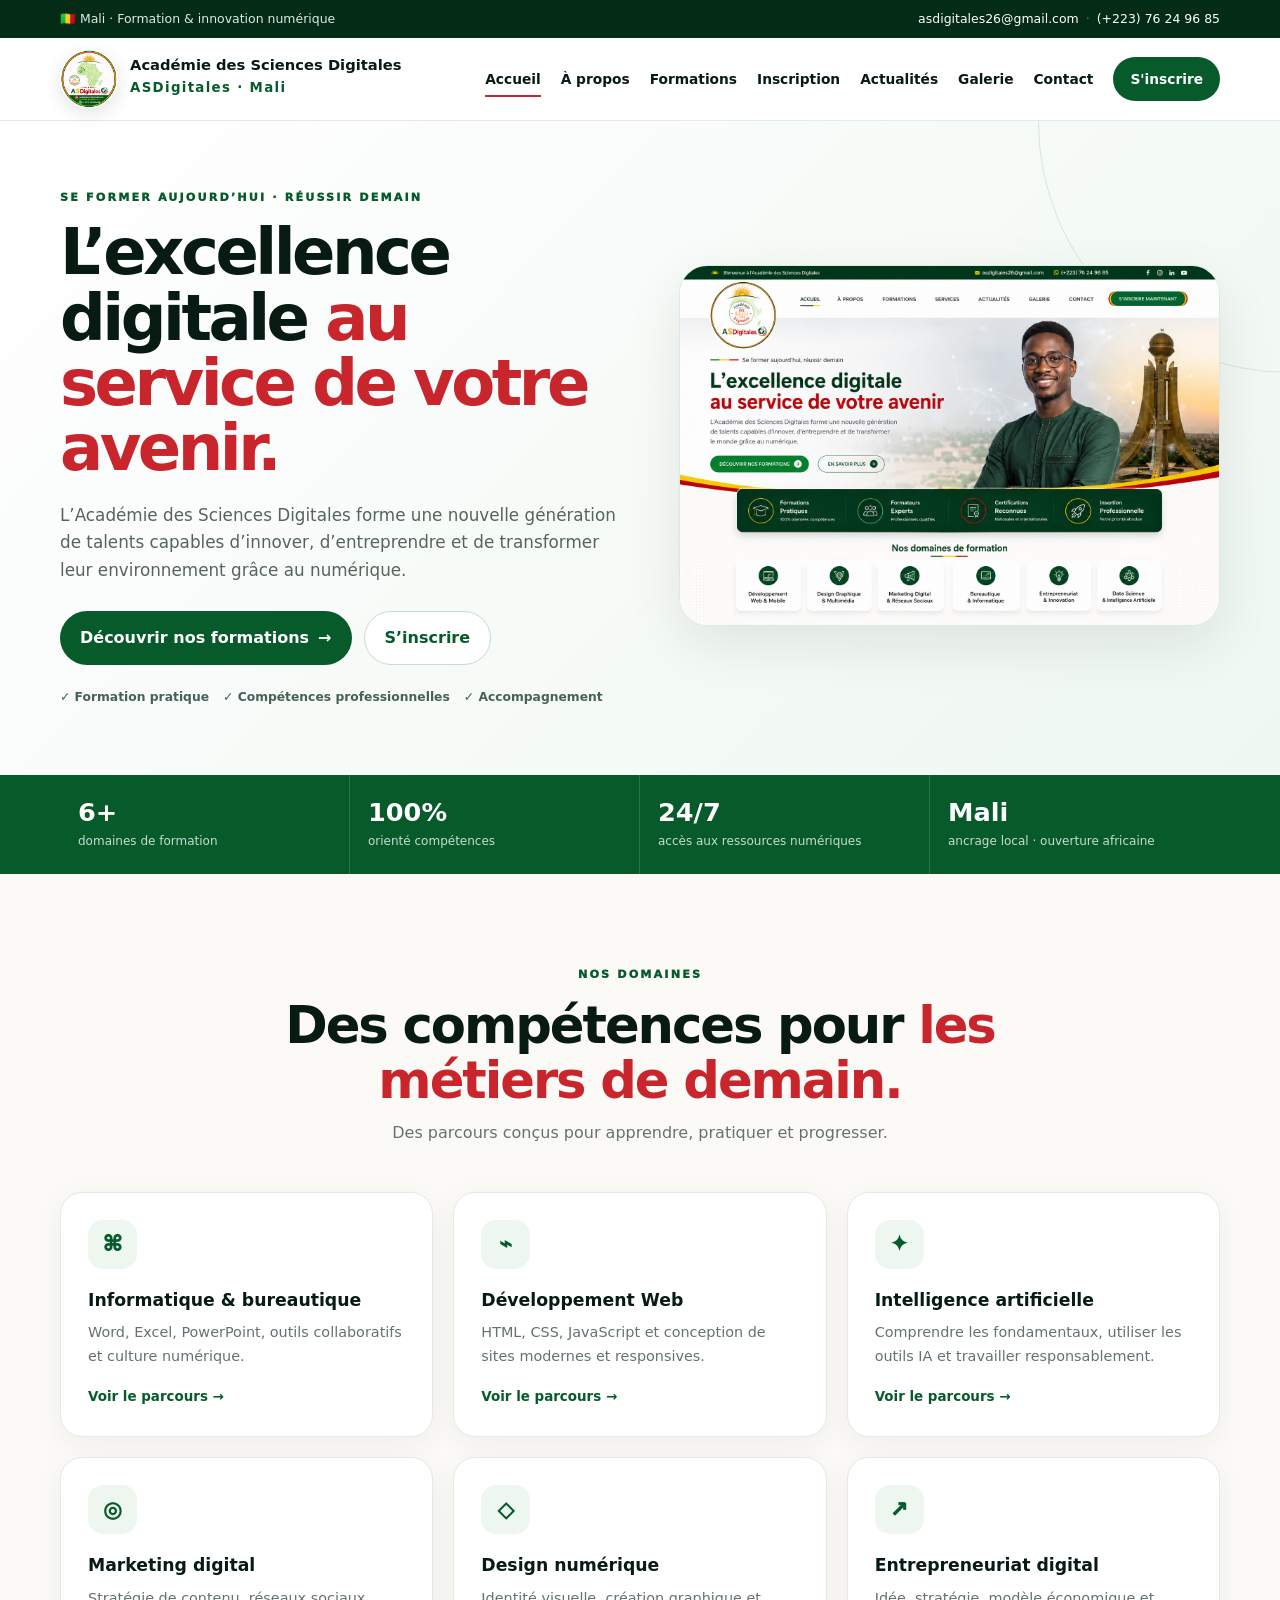
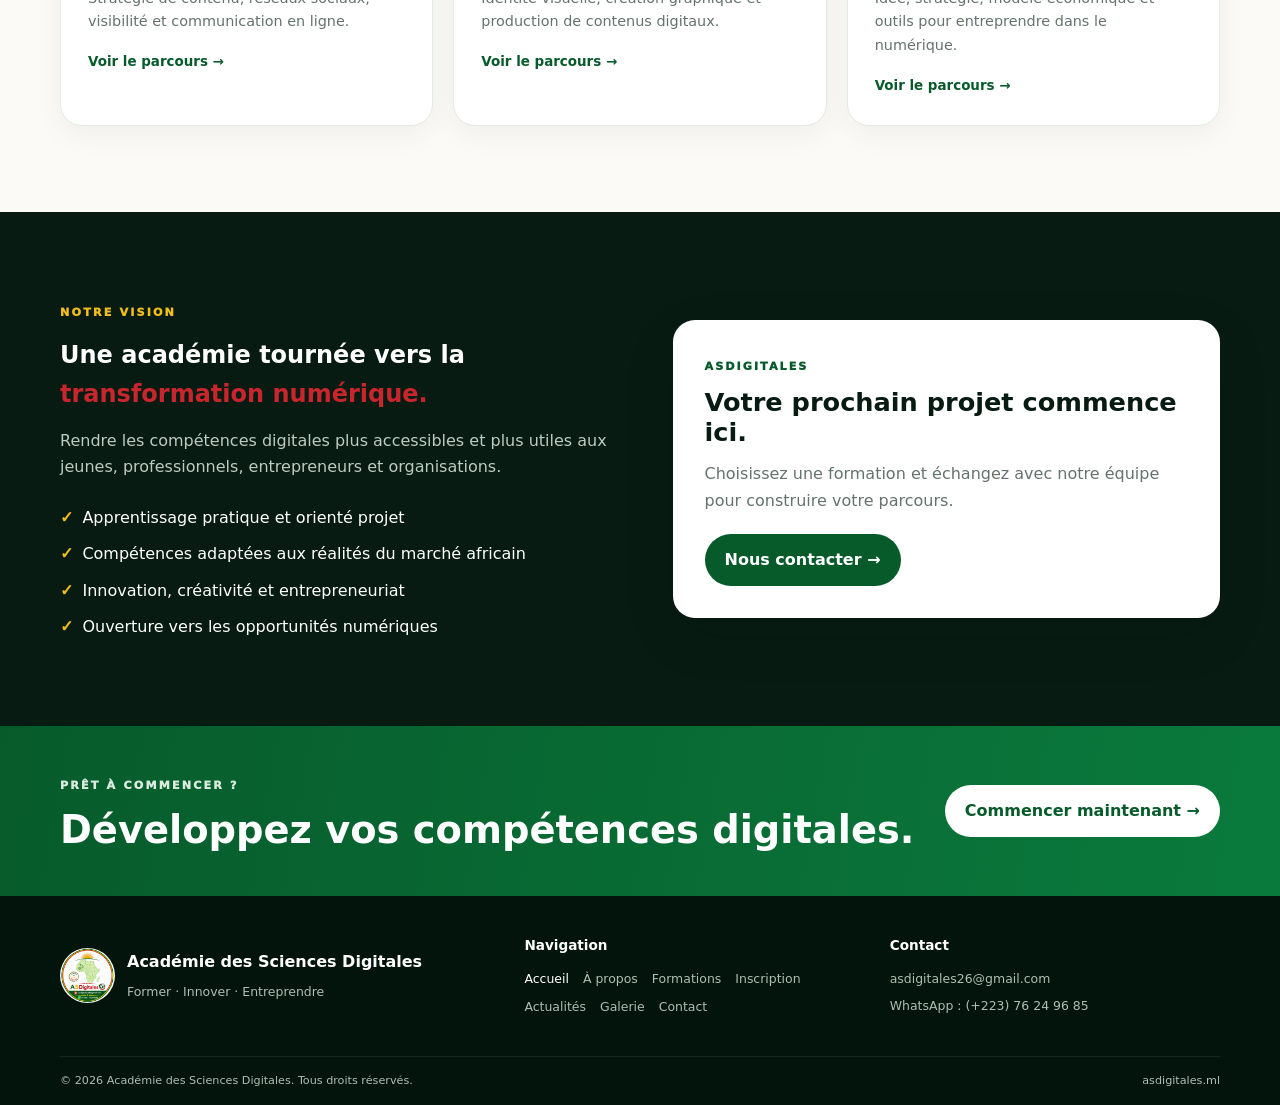
<file: index.html>
<!doctype html><html lang="fr"><head><meta charset="utf-8"><meta name="viewport" content="width=device-width,initial-scale=1"><meta name="description" content="Académie des Sciences Digitales : formations et compétences numériques au Mali et en Afrique."><meta name="robots" content="index,follow"><link rel="canonical" href="https://asdigitales.ml/"><meta name="theme-color" content="#075b2b"><meta name="color-scheme" content="light"><title>Accueil | Académie des Sciences Digitales</title><link rel="icon" type="image/png" href="logo.png"><link rel="stylesheet" href="style.css"><title>ASDigitales – Académie des Sciences Digitales</title><meta name="description" content="ASDigitales – Académie des Sciences Digitales : formations numériques, informatique et compétences digitales au Mali."><meta name="keywords" content="ASDigitales, Académie des Sciences Digitales, formation numérique au Mali, formation informatique au Mali, compétences digitales"><meta name="author" content="ASDigitales"><meta name="robots" content="index, follow"></head><body><div class="topbar"><div class="container topbar-inner"><span>🇲🇱 Mali · Formation & innovation numérique</span><div><a href="mailto:asdigitales26@gmail.com">asdigitales26@gmail.com</a><span class="sep">·</span><a href="https://wa.me/22376249685" target="_blank" rel="noopener noreferrer">(+223) 76 24 96 85</a></div></div></div>
<header class="site-header"><div class="container nav"><a class="brand" href="index.html" aria-label="Académie des Sciences Digitales - Accueil"><img src="logo.png" alt="Logo de l'Académie des Sciences Digitales"><span><strong>Académie des Sciences Digitales</strong><small>ASDigitales · Mali</small></span></a><button class="menu" type="button" aria-label="Ouvrir le menu" aria-expanded="false" aria-controls="site-menu">☰</button><nav id="site-menu" aria-label="Navigation principale"><a class="active" href="index.html">Accueil</a><a class="" href="a-propos.html">À propos</a><a class="" href="formations.html">Formations</a><a class="" href="inscription.html">Inscription</a><a class="" href="actualites.html">Actualités</a><a class="" href="galerie.html">Galerie</a><a class="" href="contact.html">Contact</a><a class="nav-cta" href="inscription.html">S'inscrire</a></nav></div></header><main><section class="hero-home"><div class="container hero-grid"><div class="hero-copy"><span class="eyebrow">SE FORMER AUJOURD’HUI · RÉUSSIR DEMAIN</span><h1>L’excellence digitale <span>au service de votre avenir.</span></h1><p>L’Académie des Sciences Digitales forme une nouvelle génération de talents capables d’innover, d’entreprendre et de transformer leur environnement grâce au numérique.</p><div class="actions"><a class="btn primary" href="formations.html">Découvrir nos formations <span>→</span></a><a class="btn outline" href="inscription.html">S’inscrire</a></div><div class="trust"><span>✓ Formation pratique</span><span>✓ Compétences professionnelles</span><span>✓ Accompagnement</span></div></div><div class="hero-visual"><img src="hero-academie.png" alt="Illustration de l'excellence digitale de l'Académie des Sciences Digitales"></div></div></section>
<section class="stats"><div class="container stats-grid"><div><strong>6+</strong><span>domaines de formation</span></div><div><strong>100%</strong><span>orienté compétences</span></div><div><strong>24/7</strong><span>accès aux ressources numériques</span></div><div><strong>Mali</strong><span>ancrage local · ouverture africaine</span></div></div></section>
<section class="section"><div class="container"><div class="section-head"><span class="eyebrow">NOS DOMAINES</span><h2>Des compétences pour <span>les métiers de demain.</span></h2><p>Des parcours conçus pour apprendre, pratiquer et progresser.</p></div><div class="cards-3"><article class="card"><div class="icon">⌘</div><h3>Informatique & bureautique</h3><p>Word, Excel, PowerPoint, outils collaboratifs et culture numérique.</p><a href="formations.html">Voir le parcours →</a></article><article class="card"><div class="icon">⌁</div><h3>Développement Web</h3><p>HTML, CSS, JavaScript et conception de sites modernes et responsives.</p><a href="formations.html">Voir le parcours →</a></article><article class="card"><div class="icon">✦</div><h3>Intelligence artificielle</h3><p>Comprendre les fondamentaux, utiliser les outils IA et travailler responsablement.</p><a href="formations.html">Voir le parcours →</a></article><article class="card"><div class="icon">◎</div><h3>Marketing digital</h3><p>Stratégie de contenu, réseaux sociaux, visibilité et communication en ligne.</p><a href="formations.html">Voir le parcours →</a></article><article class="card"><div class="icon">◇</div><h3>Design numérique</h3><p>Identité visuelle, création graphique et production de contenus digitaux.</p><a href="formations.html">Voir le parcours →</a></article><article class="card"><div class="icon">↗</div><h3>Entrepreneuriat digital</h3><p>Idée, stratégie, modèle économique et outils pour entreprendre dans le numérique.</p><a href="formations.html">Voir le parcours →</a></article></div></div></section>
<section class="section dark"><div class="container split"><div><span class="eyebrow gold-text">NOTRE VISION</span><h2>Une académie tournée vers la <span>transformation numérique.</span></h2><p>Rendre les compétences digitales plus accessibles et plus utiles aux jeunes, professionnels, entrepreneurs et organisations.</p><ul class="check"><li>Apprentissage pratique et orienté projet</li><li>Compétences adaptées aux réalités du marché africain</li><li>Innovation, créativité et entrepreneuriat</li><li>Ouverture vers les opportunités numériques</li></ul></div><div class="callout"><span class="mini-label">ASDIGITALES</span><h3>Votre prochain projet commence ici.</h3><p>Choisissez une formation et échangez avec notre équipe pour construire votre parcours.</p><a class="btn primary" href="contact.html">Nous contacter →</a></div></div></section>
<section class="cta-band"><div class="container cta-inner"><div><span class="eyebrow light">PRÊT À COMMENCER ?</span><h2>Développez vos compétences digitales.</h2></div><a class="btn white" href="inscription.html">Commencer maintenant →</a></div></section></main><footer><div class="container footer-grid"><div class="footer-brand"><img src="logo.png" alt="Logo ASDigitales"><div><strong>Académie des Sciences Digitales</strong><p>Former · Innover · Entreprendre</p></div></div><div><h3>Navigation</h3><div class="footer-links"><a class="active" href="index.html">Accueil</a><a class="" href="a-propos.html">À propos</a><a class="" href="formations.html">Formations</a><a class="" href="inscription.html">Inscription</a><a class="" href="actualites.html">Actualités</a><a class="" href="galerie.html">Galerie</a><a class="" href="contact.html">Contact</a></div></div><div><h3>Contact</h3><p><a href="mailto:asdigitales26@gmail.com">asdigitales26@gmail.com</a></p><p><a href="https://wa.me/22376249685" target="_blank" rel="noopener noreferrer">WhatsApp : (+223) 76 24 96 85</a></p></div></div><div class="container footer-bottom"><span>© <span id="year"></span> Académie des Sciences Digitales. Tous droits réservés.</span><span>asdigitales.ml</span></div></footer><script src="script.js" defer></script></body></html>
</file>
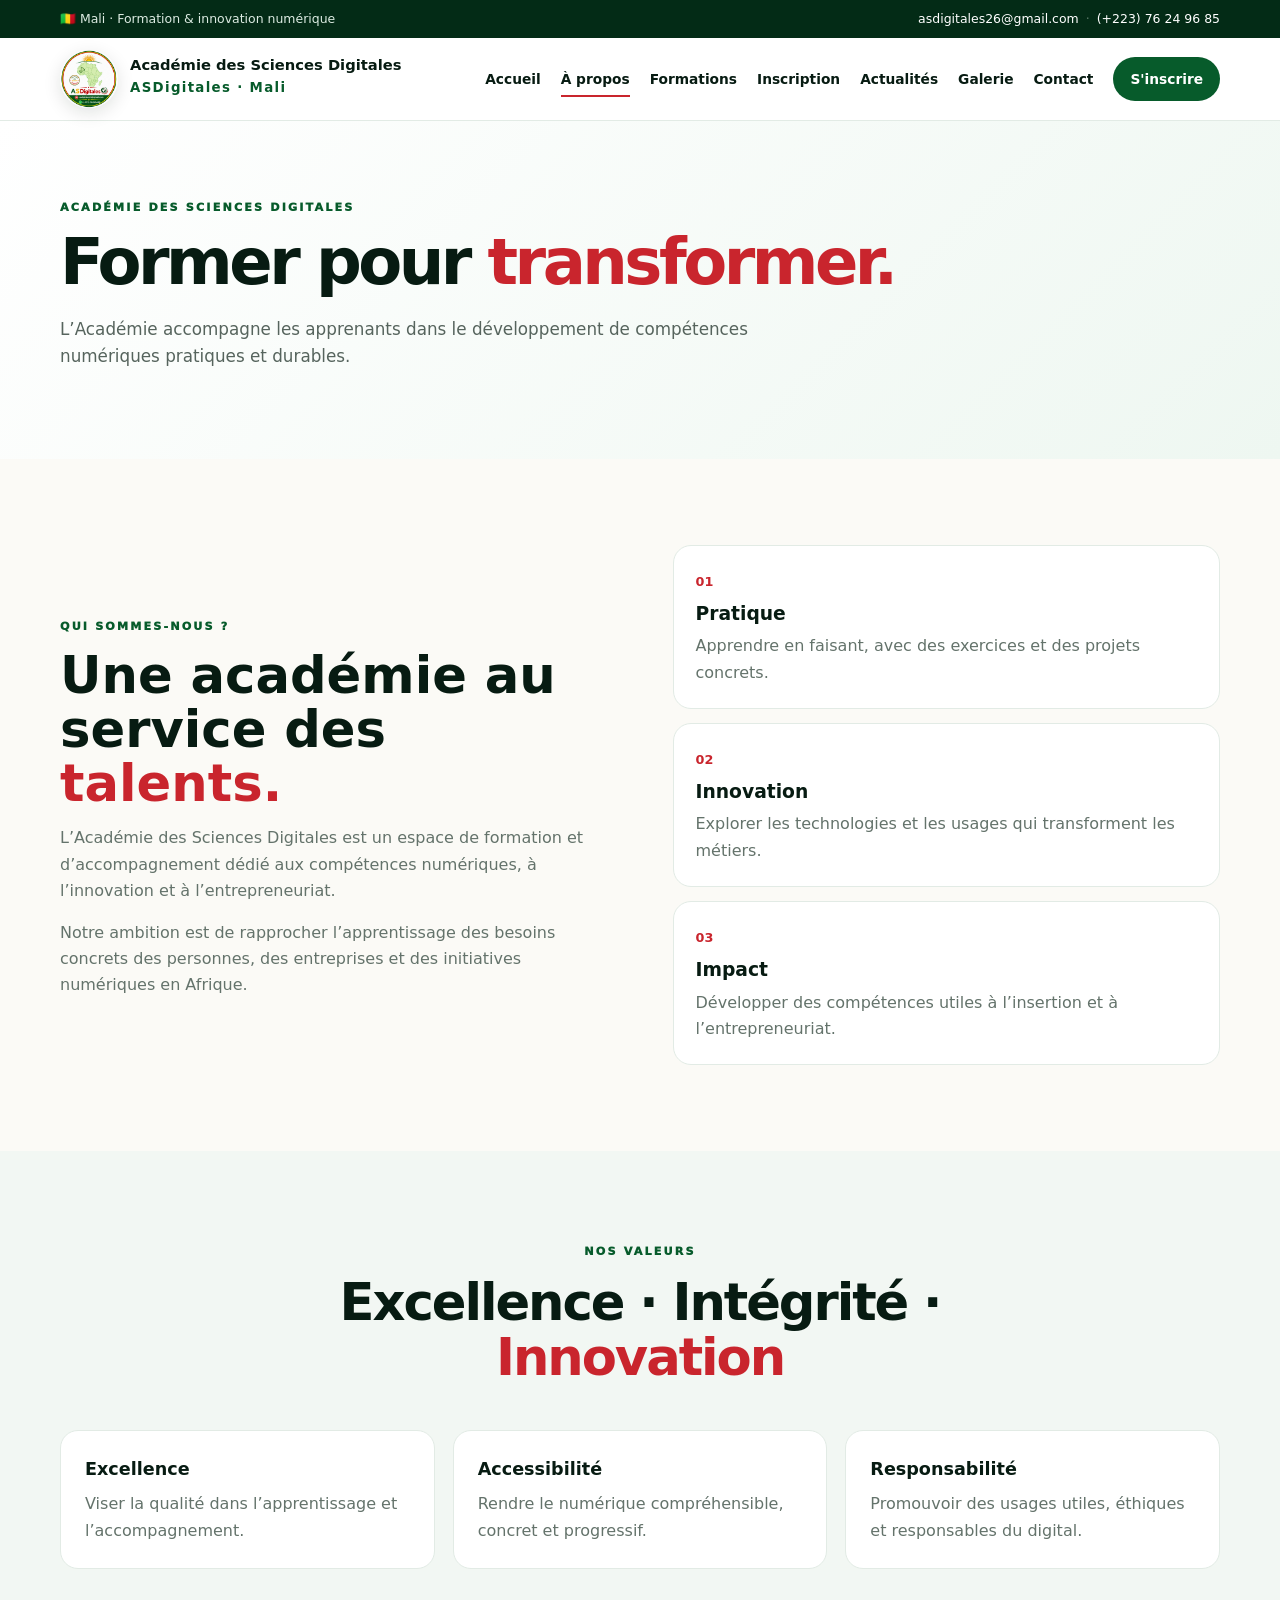
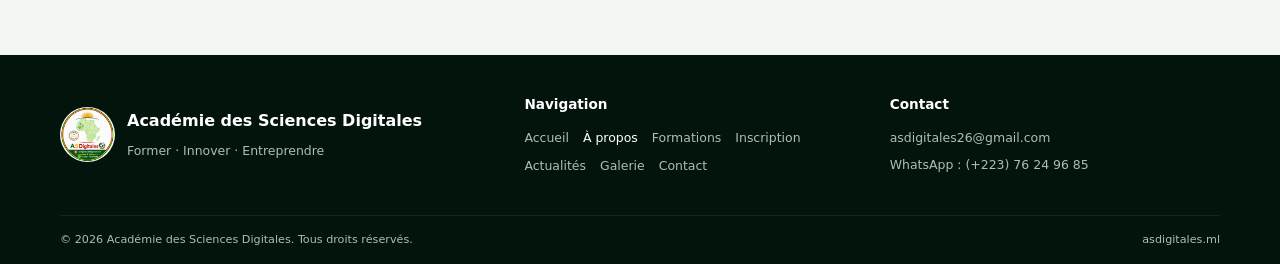
<file: a-propos.html>
<!doctype html><html lang="fr"><head><meta charset="utf-8"><meta name="viewport" content="width=device-width,initial-scale=1"><meta name="description" content="Découvrez la mission, la vision et les valeurs de l’Académie des Sciences Digitales."><meta name="robots" content="index,follow"><link rel="canonical" href="https://asdigitales.ml/a-propos.html"><meta name="theme-color" content="#075b2b"><meta name="color-scheme" content="light"><title>À propos | Académie des Sciences Digitales</title><link rel="icon" type="image/png" href="logo.png"><link rel="stylesheet" href="style.css"></head><body><div class="topbar"><div class="container topbar-inner"><span>🇲🇱 Mali · Formation & innovation numérique</span><div><a href="mailto:asdigitales26@gmail.com">asdigitales26@gmail.com</a><span class="sep">·</span><a href="https://wa.me/22376249685" target="_blank" rel="noopener noreferrer">(+223) 76 24 96 85</a></div></div></div>
<header class="site-header"><div class="container nav"><a class="brand" href="index.html" aria-label="Académie des Sciences Digitales - Accueil"><img src="logo.png" alt="Logo de l'Académie des Sciences Digitales"><span><strong>Académie des Sciences Digitales</strong><small>ASDigitales · Mali</small></span></a><button class="menu" type="button" aria-label="Ouvrir le menu" aria-expanded="false" aria-controls="site-menu">☰</button><nav id="site-menu" aria-label="Navigation principale"><a class="" href="index.html">Accueil</a><a class="active" href="a-propos.html">À propos</a><a class="" href="formations.html">Formations</a><a class="" href="inscription.html">Inscription</a><a class="" href="actualites.html">Actualités</a><a class="" href="galerie.html">Galerie</a><a class="" href="contact.html">Contact</a><a class="nav-cta" href="inscription.html">S'inscrire</a></nav></div></header><main><section class="page-hero"><div class="container"><span class="eyebrow">ACADÉMIE DES SCIENCES DIGITALES</span><h1>Former pour <span>transformer.</span></h1><p>L’Académie accompagne les apprenants dans le développement de compétences numériques pratiques et durables.</p></div></section><section class="section"><div class="container split about-split"><div><span class="eyebrow">QUI SOMMES-NOUS ?</span><h2>Une académie au service des <span>talents.</span></h2><p>L’Académie des Sciences Digitales est un espace de formation et d’accompagnement dédié aux compétences numériques, à l’innovation et à l’entrepreneuriat.</p><p>Notre ambition est de rapprocher l’apprentissage des besoins concrets des personnes, des entreprises et des initiatives numériques en Afrique.</p></div><div class="principles"><article><b>01</b><h3>Pratique</h3><p>Apprendre en faisant, avec des exercices et des projets concrets.</p></article><article><b>02</b><h3>Innovation</h3><p>Explorer les technologies et les usages qui transforment les métiers.</p></article><article><b>03</b><h3>Impact</h3><p>Développer des compétences utiles à l’insertion et à l’entrepreneuriat.</p></article></div></div></section><section class="section soft"><div class="container"><div class="section-head"><span class="eyebrow">NOS VALEURS</span><h2>Excellence · Intégrité · <span>Innovation</span></h2></div><div class="values"><div><strong>Excellence</strong><p>Viser la qualité dans l’apprentissage et l’accompagnement.</p></div><div><strong>Accessibilité</strong><p>Rendre le numérique compréhensible, concret et progressif.</p></div><div><strong>Responsabilité</strong><p>Promouvoir des usages utiles, éthiques et responsables du digital.</p></div></div></div></section></main><footer><div class="container footer-grid"><div class="footer-brand"><img src="logo.png" alt="Logo ASDigitales"><div><strong>Académie des Sciences Digitales</strong><p>Former · Innover · Entreprendre</p></div></div><div><h3>Navigation</h3><div class="footer-links"><a class="" href="index.html">Accueil</a><a class="active" href="a-propos.html">À propos</a><a class="" href="formations.html">Formations</a><a class="" href="inscription.html">Inscription</a><a class="" href="actualites.html">Actualités</a><a class="" href="galerie.html">Galerie</a><a class="" href="contact.html">Contact</a></div></div><div><h3>Contact</h3><p><a href="mailto:asdigitales26@gmail.com">asdigitales26@gmail.com</a></p><p><a href="https://wa.me/22376249685" target="_blank" rel="noopener noreferrer">WhatsApp : (+223) 76 24 96 85</a></p></div></div><div class="container footer-bottom"><span>© <span id="year"></span> Académie des Sciences Digitales. Tous droits réservés.</span><span>asdigitales.ml</span></div></footer><script src="script.js" defer></script></body></html>
</file>
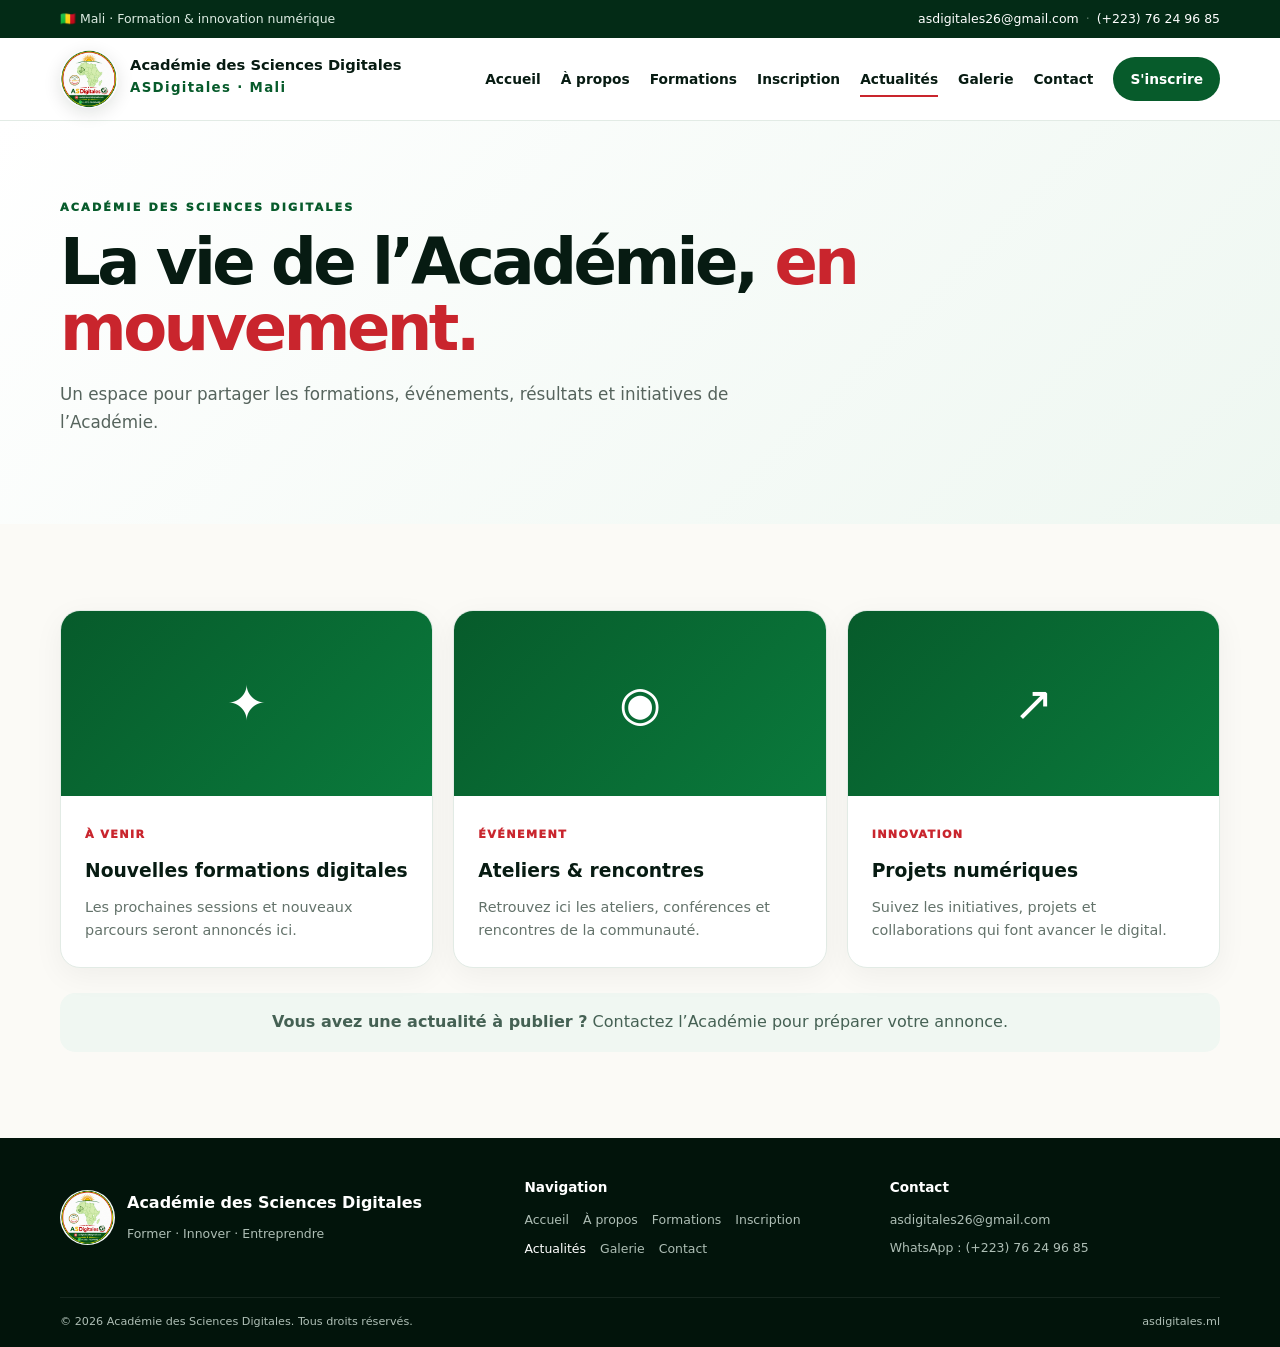
<file: actualites.html>
<!doctype html><html lang="fr"><head><meta charset="utf-8"><meta name="viewport" content="width=device-width,initial-scale=1"><meta name="description" content="Actualités, événements et initiatives de l’Académie des Sciences Digitales."><meta name="robots" content="index,follow"><link rel="canonical" href="https://asdigitales.ml/actualites.html"><meta name="theme-color" content="#075b2b"><meta name="color-scheme" content="light"><title>Actualités | Académie des Sciences Digitales</title><link rel="icon" type="image/png" href="logo.png"><link rel="stylesheet" href="style.css"></head><body><div class="topbar"><div class="container topbar-inner"><span>🇲🇱 Mali · Formation & innovation numérique</span><div><a href="mailto:asdigitales26@gmail.com">asdigitales26@gmail.com</a><span class="sep">·</span><a href="https://wa.me/22376249685" target="_blank" rel="noopener noreferrer">(+223) 76 24 96 85</a></div></div></div>
<header class="site-header"><div class="container nav"><a class="brand" href="index.html" aria-label="Académie des Sciences Digitales - Accueil"><img src="logo.png" alt="Logo de l'Académie des Sciences Digitales"><span><strong>Académie des Sciences Digitales</strong><small>ASDigitales · Mali</small></span></a><button class="menu" type="button" aria-label="Ouvrir le menu" aria-expanded="false" aria-controls="site-menu">☰</button><nav id="site-menu" aria-label="Navigation principale"><a class="" href="index.html">Accueil</a><a class="" href="a-propos.html">À propos</a><a class="" href="formations.html">Formations</a><a class="" href="inscription.html">Inscription</a><a class="active" href="actualites.html">Actualités</a><a class="" href="galerie.html">Galerie</a><a class="" href="contact.html">Contact</a><a class="nav-cta" href="inscription.html">S'inscrire</a></nav></div></header><main><section class="page-hero"><div class="container"><span class="eyebrow">ACADÉMIE DES SCIENCES DIGITALES</span><h1>La vie de l’Académie, <span>en mouvement.</span></h1><p>Un espace pour partager les formations, événements, résultats et initiatives de l’Académie.</p></div></section><section class="section"><div class="container"><div class="news-grid"><article class="news-card"><div class="news-visual"><span>✦</span></div><div class="news-body"><span class="tag">À VENIR</span><h3>Nouvelles formations digitales</h3><p>Les prochaines sessions et nouveaux parcours seront annoncés ici.</p></div></article><article class="news-card"><div class="news-visual"><span>◉</span></div><div class="news-body"><span class="tag">ÉVÉNEMENT</span><h3>Ateliers & rencontres</h3><p>Retrouvez ici les ateliers, conférences et rencontres de la communauté.</p></div></article><article class="news-card"><div class="news-visual"><span>↗</span></div><div class="news-body"><span class="tag">INNOVATION</span><h3>Projets numériques</h3><p>Suivez les initiatives, projets et collaborations qui font avancer le digital.</p></div></article></div><div class="empty-note"><strong>Vous avez une actualité à publier ?</strong> Contactez l’Académie pour préparer votre annonce.</div></div></section></main><footer><div class="container footer-grid"><div class="footer-brand"><img src="logo.png" alt="Logo ASDigitales"><div><strong>Académie des Sciences Digitales</strong><p>Former · Innover · Entreprendre</p></div></div><div><h3>Navigation</h3><div class="footer-links"><a class="" href="index.html">Accueil</a><a class="" href="a-propos.html">À propos</a><a class="" href="formations.html">Formations</a><a class="" href="inscription.html">Inscription</a><a class="active" href="actualites.html">Actualités</a><a class="" href="galerie.html">Galerie</a><a class="" href="contact.html">Contact</a></div></div><div><h3>Contact</h3><p><a href="mailto:asdigitales26@gmail.com">asdigitales26@gmail.com</a></p><p><a href="https://wa.me/22376249685" target="_blank" rel="noopener noreferrer">WhatsApp : (+223) 76 24 96 85</a></p></div></div><div class="container footer-bottom"><span>© <span id="year"></span> Académie des Sciences Digitales. Tous droits réservés.</span><span>asdigitales.ml</span></div></footer><script src="script.js" defer></script></body></html>
</file>
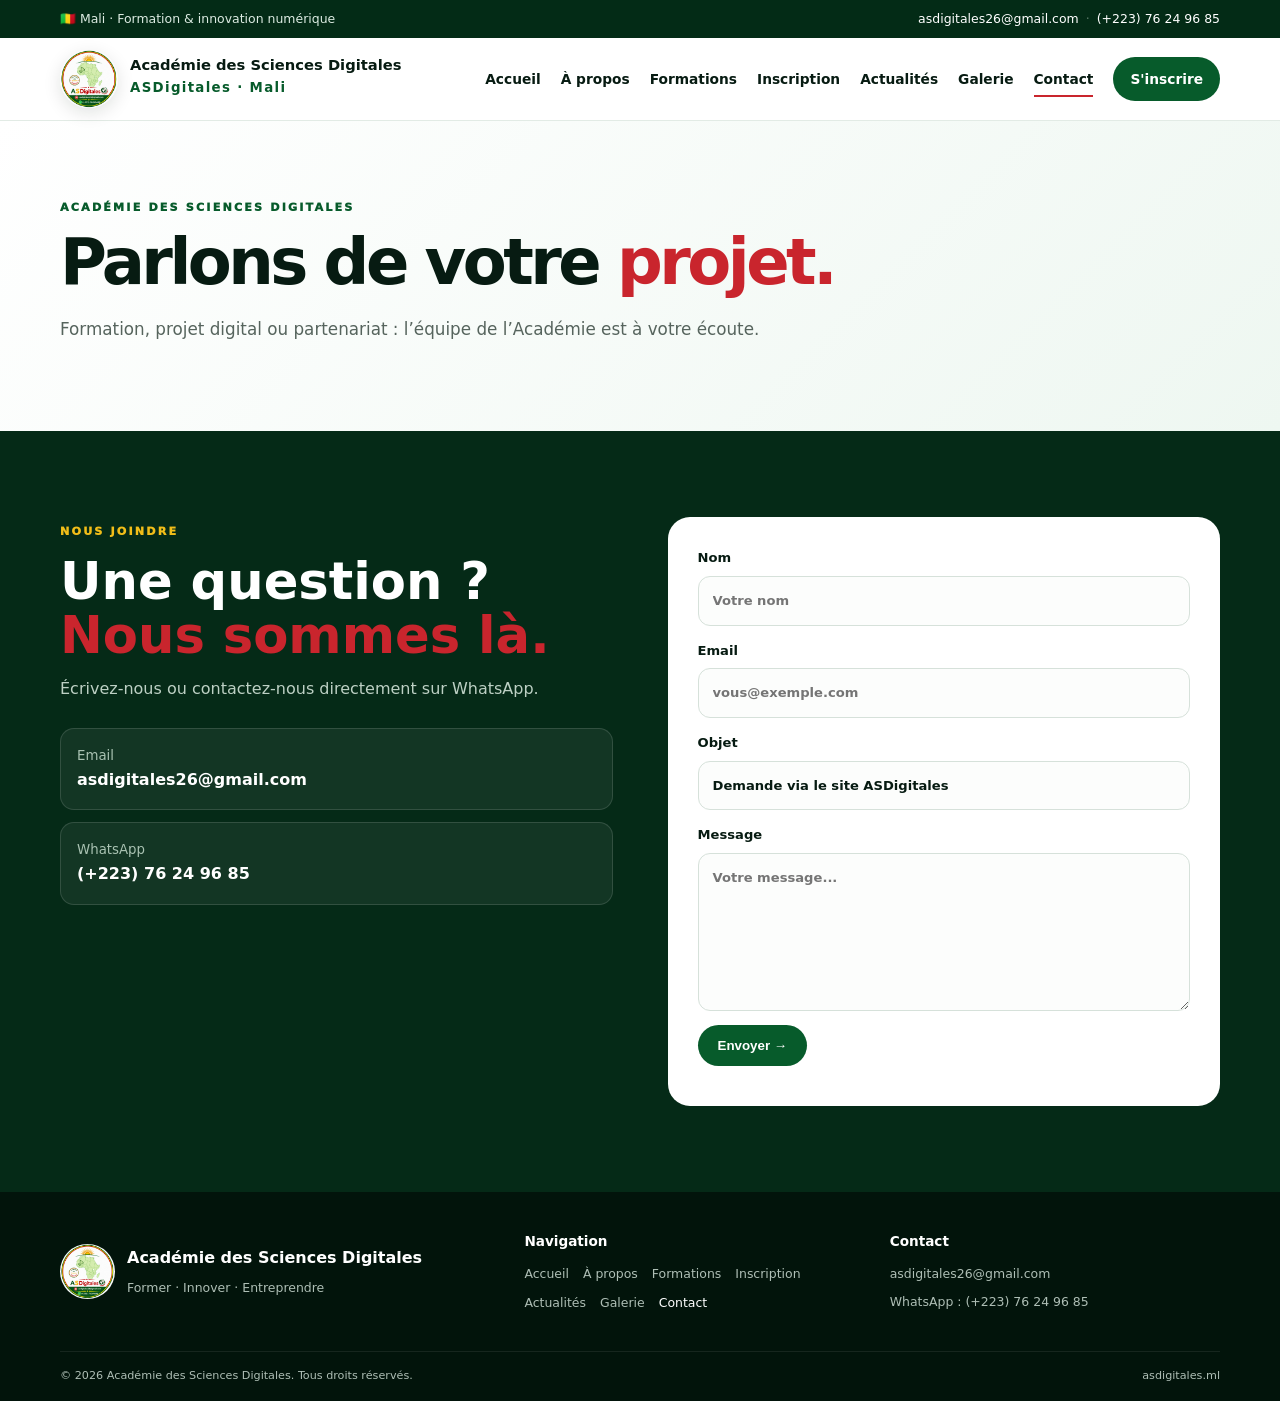
<file: contact.html>
<!doctype html><html lang="fr"><head><meta charset="utf-8"><meta name="viewport" content="width=device-width,initial-scale=1"><meta name="description" content="Contactez l’Académie des Sciences Digitales par email ou WhatsApp."><meta name="robots" content="index,follow"><link rel="canonical" href="https://asdigitales.ml/contact.html"><meta name="theme-color" content="#075b2b"><meta name="color-scheme" content="light"><title>Contact | Académie des Sciences Digitales</title><link rel="icon" type="image/png" href="logo.png"><link rel="stylesheet" href="style.css"></head><body><div class="topbar"><div class="container topbar-inner"><span>🇲🇱 Mali · Formation & innovation numérique</span><div><a href="mailto:asdigitales26@gmail.com">asdigitales26@gmail.com</a><span class="sep">·</span><a href="https://wa.me/22376249685" target="_blank" rel="noopener noreferrer">(+223) 76 24 96 85</a></div></div></div>
<header class="site-header"><div class="container nav"><a class="brand" href="index.html" aria-label="Académie des Sciences Digitales - Accueil"><img src="logo.png" alt="Logo de l'Académie des Sciences Digitales"><span><strong>Académie des Sciences Digitales</strong><small>ASDigitales · Mali</small></span></a><button class="menu" type="button" aria-label="Ouvrir le menu" aria-expanded="false" aria-controls="site-menu">☰</button><nav id="site-menu" aria-label="Navigation principale"><a class="" href="index.html">Accueil</a><a class="" href="a-propos.html">À propos</a><a class="" href="formations.html">Formations</a><a class="" href="inscription.html">Inscription</a><a class="" href="actualites.html">Actualités</a><a class="" href="galerie.html">Galerie</a><a class="active" href="contact.html">Contact</a><a class="nav-cta" href="inscription.html">S'inscrire</a></nav></div></header><main><section class="page-hero"><div class="container"><span class="eyebrow">ACADÉMIE DES SCIENCES DIGITALES</span><h1>Parlons de votre <span>projet.</span></h1><p>Formation, projet digital ou partenariat : l’équipe de l’Académie est à votre écoute.</p></div></section><section class="contact-section"><div class="container contact-grid"><div><span class="eyebrow gold-text">NOUS JOINDRE</span><h2>Une question ?<br><span>Nous sommes là.</span></h2><p>Écrivez-nous ou contactez-nous directement sur WhatsApp.</p><div class="contact-links"><a href="mailto:asdigitales26@gmail.com"><small>Email</small><strong>asdigitales26@gmail.com</strong></a><a href="https://wa.me/22376249685" target="_blank" rel="noopener noreferrer"><small>WhatsApp</small><strong>(+223) 76 24 96 85</strong></a></div></div><form class="contact-form" data-contact-form novalidate><label class="field">Nom<input required name="name" autocomplete="name" placeholder="Votre nom"></label><label class="field">Email<input required type="email" name="email" autocomplete="email" placeholder="vous@exemple.com"></label><label class="field">Objet<input name="subject" value="Demande via le site ASDigitales"></label><label class="field">Message<textarea required name="message" rows="6" placeholder="Votre message..."></textarea></label><button class="btn primary" type="submit">Envoyer →</button><p class="success" role="status" aria-live="polite"></p></form></div></section></main><footer><div class="container footer-grid"><div class="footer-brand"><img src="logo.png" alt="Logo ASDigitales"><div><strong>Académie des Sciences Digitales</strong><p>Former · Innover · Entreprendre</p></div></div><div><h3>Navigation</h3><div class="footer-links"><a class="" href="index.html">Accueil</a><a class="" href="a-propos.html">À propos</a><a class="" href="formations.html">Formations</a><a class="" href="inscription.html">Inscription</a><a class="" href="actualites.html">Actualités</a><a class="" href="galerie.html">Galerie</a><a class="active" href="contact.html">Contact</a></div></div><div><h3>Contact</h3><p><a href="mailto:asdigitales26@gmail.com">asdigitales26@gmail.com</a></p><p><a href="https://wa.me/22376249685" target="_blank" rel="noopener noreferrer">WhatsApp : (+223) 76 24 96 85</a></p></div></div><div class="container footer-bottom"><span>© <span id="year"></span> Académie des Sciences Digitales. Tous droits réservés.</span><span>asdigitales.ml</span></div></footer><script src="script.js" defer></script></body></html>
</file>
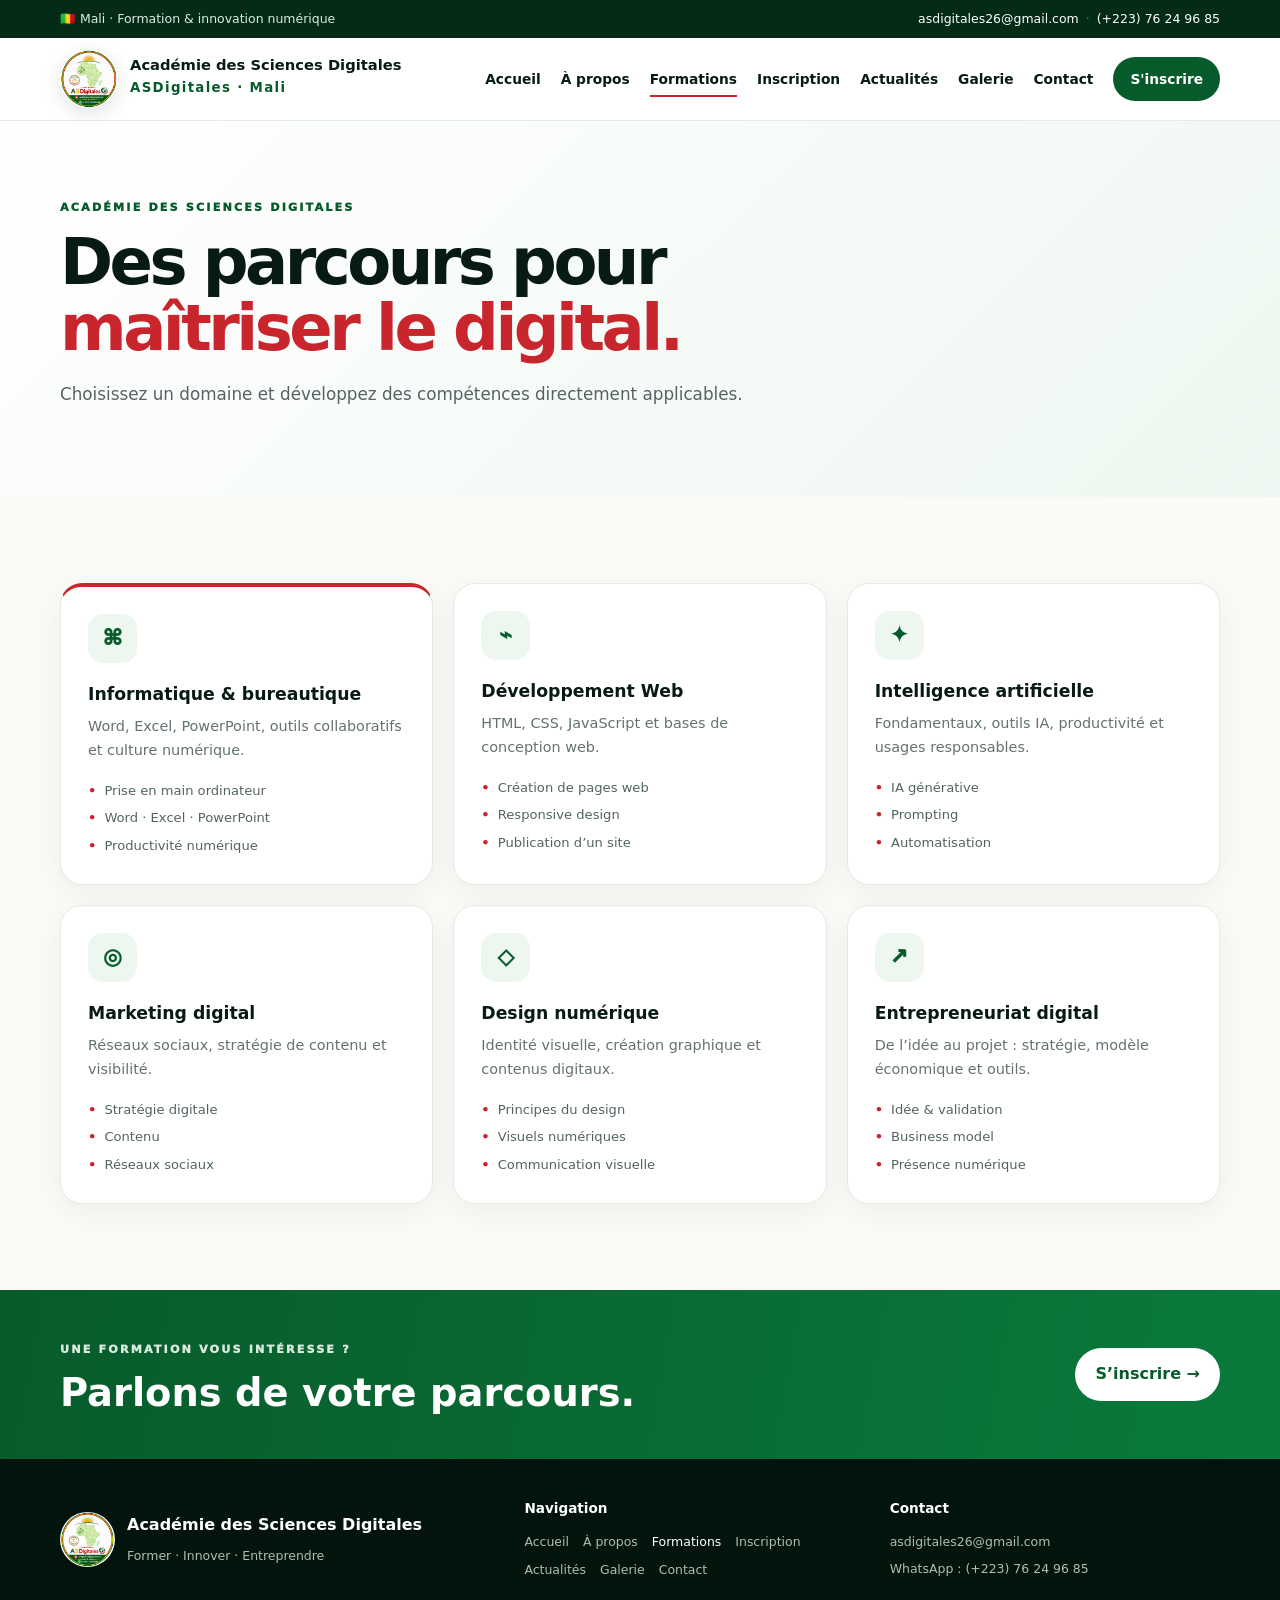
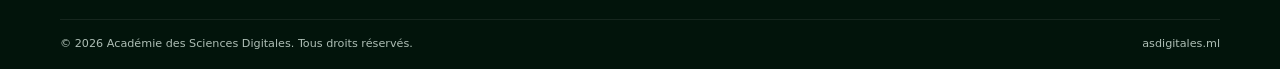
<file: formations.html>
<!doctype html><html lang="fr"><head><meta charset="utf-8"><meta name="viewport" content="width=device-width,initial-scale=1"><meta name="description" content="Découvrez les domaines de formation numérique proposés par l’Académie des Sciences Digitales."><meta name="robots" content="index,follow"><link rel="canonical" href="https://asdigitales.ml/formations.html"><meta name="theme-color" content="#075b2b"><meta name="color-scheme" content="light"><title>Formations | Académie des Sciences Digitales</title><link rel="icon" type="image/png" href="logo.png"><link rel="stylesheet" href="style.css"></head><body><div class="topbar"><div class="container topbar-inner"><span>🇲🇱 Mali · Formation & innovation numérique</span><div><a href="mailto:asdigitales26@gmail.com">asdigitales26@gmail.com</a><span class="sep">·</span><a href="https://wa.me/22376249685" target="_blank" rel="noopener noreferrer">(+223) 76 24 96 85</a></div></div></div>
<header class="site-header"><div class="container nav"><a class="brand" href="index.html" aria-label="Académie des Sciences Digitales - Accueil"><img src="logo.png" alt="Logo de l'Académie des Sciences Digitales"><span><strong>Académie des Sciences Digitales</strong><small>ASDigitales · Mali</small></span></a><button class="menu" type="button" aria-label="Ouvrir le menu" aria-expanded="false" aria-controls="site-menu">☰</button><nav id="site-menu" aria-label="Navigation principale"><a class="" href="index.html">Accueil</a><a class="" href="a-propos.html">À propos</a><a class="active" href="formations.html">Formations</a><a class="" href="inscription.html">Inscription</a><a class="" href="actualites.html">Actualités</a><a class="" href="galerie.html">Galerie</a><a class="" href="contact.html">Contact</a><a class="nav-cta" href="inscription.html">S'inscrire</a></nav></div></header><main><section class="page-hero"><div class="container"><span class="eyebrow">ACADÉMIE DES SCIENCES DIGITALES</span><h1>Des parcours pour <span>maîtriser le digital.</span></h1><p>Choisissez un domaine et développez des compétences directement applicables.</p></div></section><section class="section"><div class="container"><div class="cards-3"><article class="card featured"><div class="icon">⌘</div><h3>Informatique & bureautique</h3><p>Word, Excel, PowerPoint, outils collaboratifs et culture numérique.</p><ul class="small-list"><li>Prise en main ordinateur</li><li>Word · Excel · PowerPoint</li><li>Productivité numérique</li></ul></article><article class="card"><div class="icon">⌁</div><h3>Développement Web</h3><p>HTML, CSS, JavaScript et bases de conception web.</p><ul class="small-list"><li>Création de pages web</li><li>Responsive design</li><li>Publication d’un site</li></ul></article><article class="card"><div class="icon">✦</div><h3>Intelligence artificielle</h3><p>Fondamentaux, outils IA, productivité et usages responsables.</p><ul class="small-list"><li>IA générative</li><li>Prompting</li><li>Automatisation</li></ul></article><article class="card"><div class="icon">◎</div><h3>Marketing digital</h3><p>Réseaux sociaux, stratégie de contenu et visibilité.</p><ul class="small-list"><li>Stratégie digitale</li><li>Contenu</li><li>Réseaux sociaux</li></ul></article><article class="card"><div class="icon">◇</div><h3>Design numérique</h3><p>Identité visuelle, création graphique et contenus digitaux.</p><ul class="small-list"><li>Principes du design</li><li>Visuels numériques</li><li>Communication visuelle</li></ul></article><article class="card"><div class="icon">↗</div><h3>Entrepreneuriat digital</h3><p>De l’idée au projet : stratégie, modèle économique et outils.</p><ul class="small-list"><li>Idée & validation</li><li>Business model</li><li>Présence numérique</li></ul></article></div></div></section><section class="cta-band"><div class="container cta-inner"><div><span class="eyebrow light">UNE FORMATION VOUS INTÉRESSE ?</span><h2>Parlons de votre parcours.</h2></div><a class="btn white" href="inscription.html">S’inscrire →</a></div></section></main><footer><div class="container footer-grid"><div class="footer-brand"><img src="logo.png" alt="Logo ASDigitales"><div><strong>Académie des Sciences Digitales</strong><p>Former · Innover · Entreprendre</p></div></div><div><h3>Navigation</h3><div class="footer-links"><a class="" href="index.html">Accueil</a><a class="" href="a-propos.html">À propos</a><a class="active" href="formations.html">Formations</a><a class="" href="inscription.html">Inscription</a><a class="" href="actualites.html">Actualités</a><a class="" href="galerie.html">Galerie</a><a class="" href="contact.html">Contact</a></div></div><div><h3>Contact</h3><p><a href="mailto:asdigitales26@gmail.com">asdigitales26@gmail.com</a></p><p><a href="https://wa.me/22376249685" target="_blank" rel="noopener noreferrer">WhatsApp : (+223) 76 24 96 85</a></p></div></div><div class="container footer-bottom"><span>© <span id="year"></span> Académie des Sciences Digitales. Tous droits réservés.</span><span>asdigitales.ml</span></div></footer><script src="script.js" defer></script></body></html>
</file>
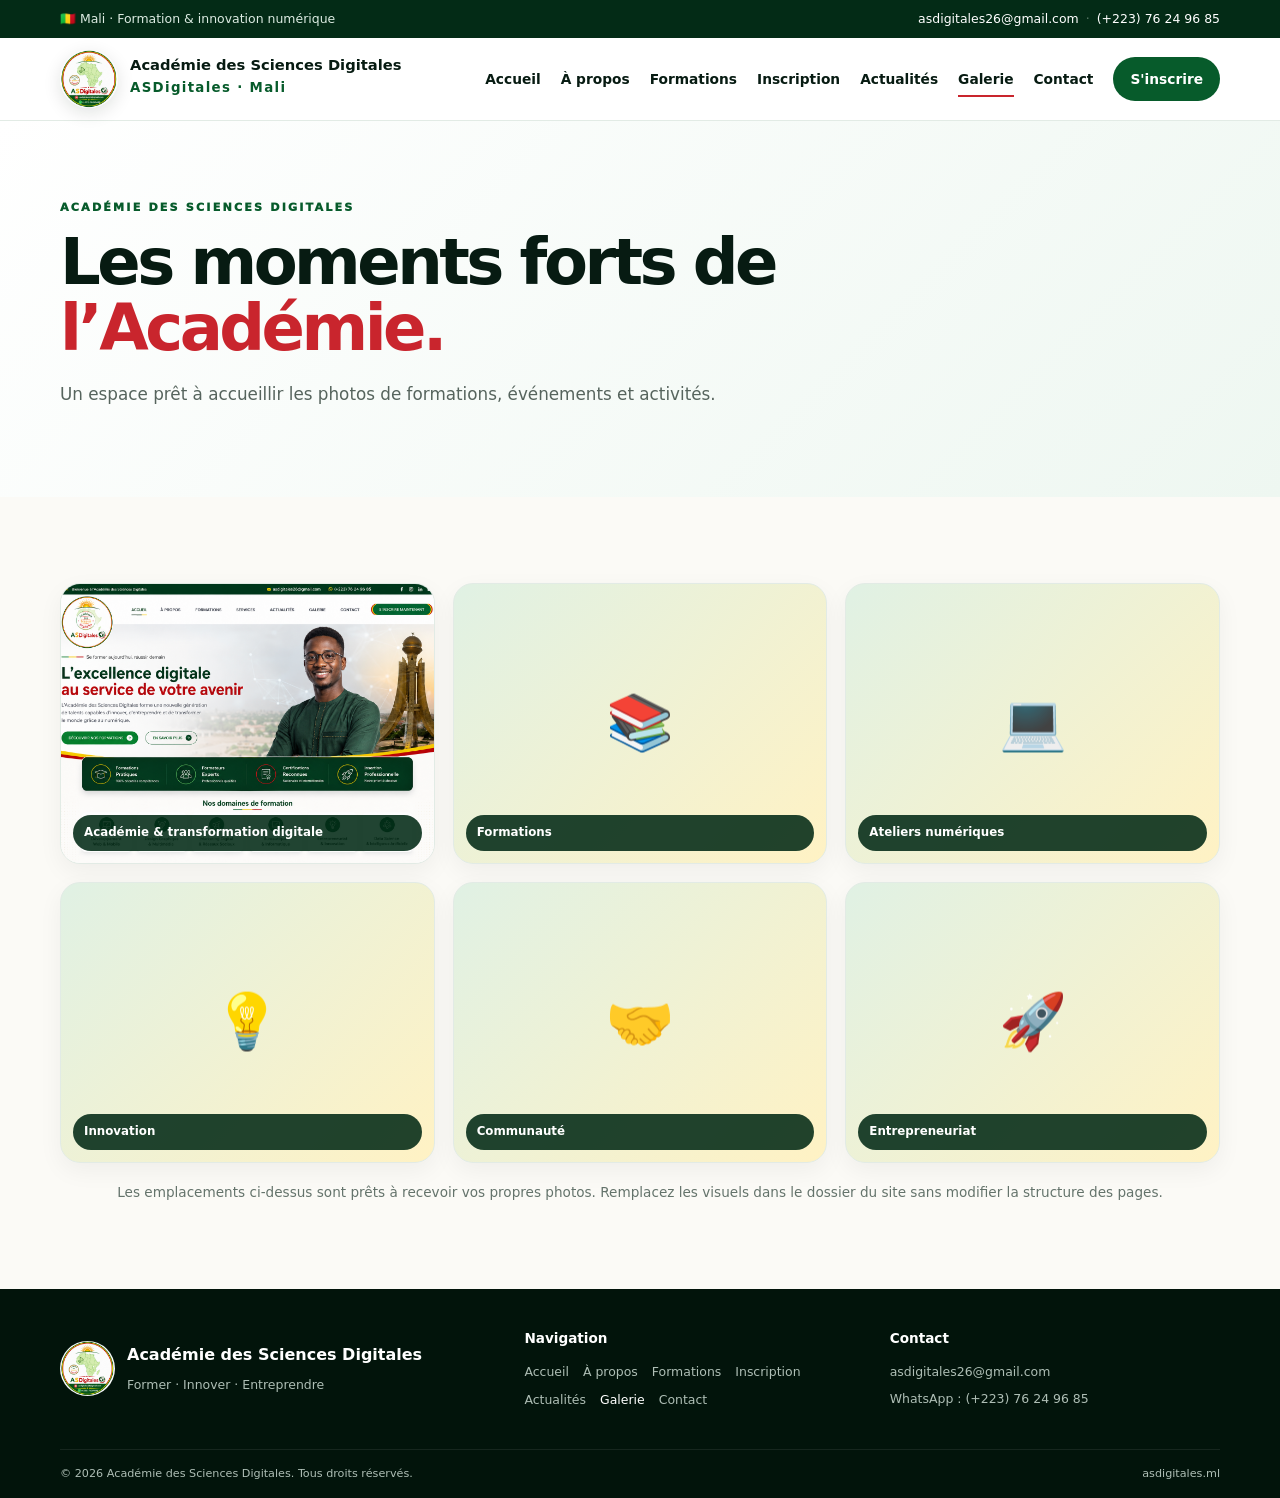
<file: galerie.html>
<!doctype html><html lang="fr"><head><meta charset="utf-8"><meta name="viewport" content="width=device-width,initial-scale=1"><meta name="description" content="Galerie des activités, formations et événements de l’Académie des Sciences Digitales."><meta name="robots" content="index,follow"><link rel="canonical" href="https://asdigitales.ml/galerie.html"><meta name="theme-color" content="#075b2b"><meta name="color-scheme" content="light"><title>Galerie | Académie des Sciences Digitales</title><link rel="icon" type="image/png" href="logo.png"><link rel="stylesheet" href="style.css"></head><body><div class="topbar"><div class="container topbar-inner"><span>🇲🇱 Mali · Formation & innovation numérique</span><div><a href="mailto:asdigitales26@gmail.com">asdigitales26@gmail.com</a><span class="sep">·</span><a href="https://wa.me/22376249685" target="_blank" rel="noopener noreferrer">(+223) 76 24 96 85</a></div></div></div>
<header class="site-header"><div class="container nav"><a class="brand" href="index.html" aria-label="Académie des Sciences Digitales - Accueil"><img src="logo.png" alt="Logo de l'Académie des Sciences Digitales"><span><strong>Académie des Sciences Digitales</strong><small>ASDigitales · Mali</small></span></a><button class="menu" type="button" aria-label="Ouvrir le menu" aria-expanded="false" aria-controls="site-menu">☰</button><nav id="site-menu" aria-label="Navigation principale"><a class="" href="index.html">Accueil</a><a class="" href="a-propos.html">À propos</a><a class="" href="formations.html">Formations</a><a class="" href="inscription.html">Inscription</a><a class="" href="actualites.html">Actualités</a><a class="active" href="galerie.html">Galerie</a><a class="" href="contact.html">Contact</a><a class="nav-cta" href="inscription.html">S'inscrire</a></nav></div></header><main><section class="page-hero"><div class="container"><span class="eyebrow">ACADÉMIE DES SCIENCES DIGITALES</span><h1>Les moments forts de <span>l’Académie.</span></h1><p>Un espace prêt à accueillir les photos de formations, événements et activités.</p></div></section><section class="section"><div class="container"><div class="gallery"><figure><img src="hero-academie.png" alt="Visuel de l’Académie des Sciences Digitales"><figcaption>Académie & transformation digitale</figcaption></figure><figure class="placeholder"><span>📚</span><figcaption>Formations</figcaption></figure><figure class="placeholder"><span>💻</span><figcaption>Ateliers numériques</figcaption></figure><figure class="placeholder"><span>💡</span><figcaption>Innovation</figcaption></figure><figure class="placeholder"><span>🤝</span><figcaption>Communauté</figcaption></figure><figure class="placeholder"><span>🚀</span><figcaption>Entrepreneuriat</figcaption></figure></div><p class="gallery-note">Les emplacements ci-dessus sont prêts à recevoir vos propres photos. Remplacez les visuels dans le dossier du site sans modifier la structure des pages.</p></div></section></main><footer><div class="container footer-grid"><div class="footer-brand"><img src="logo.png" alt="Logo ASDigitales"><div><strong>Académie des Sciences Digitales</strong><p>Former · Innover · Entreprendre</p></div></div><div><h3>Navigation</h3><div class="footer-links"><a class="" href="index.html">Accueil</a><a class="" href="a-propos.html">À propos</a><a class="" href="formations.html">Formations</a><a class="" href="inscription.html">Inscription</a><a class="" href="actualites.html">Actualités</a><a class="active" href="galerie.html">Galerie</a><a class="" href="contact.html">Contact</a></div></div><div><h3>Contact</h3><p><a href="mailto:asdigitales26@gmail.com">asdigitales26@gmail.com</a></p><p><a href="https://wa.me/22376249685" target="_blank" rel="noopener noreferrer">WhatsApp : (+223) 76 24 96 85</a></p></div></div><div class="container footer-bottom"><span>© <span id="year"></span> Académie des Sciences Digitales. Tous droits réservés.</span><span>asdigitales.ml</span></div></footer><script src="script.js" defer></script></body></html>
</file>
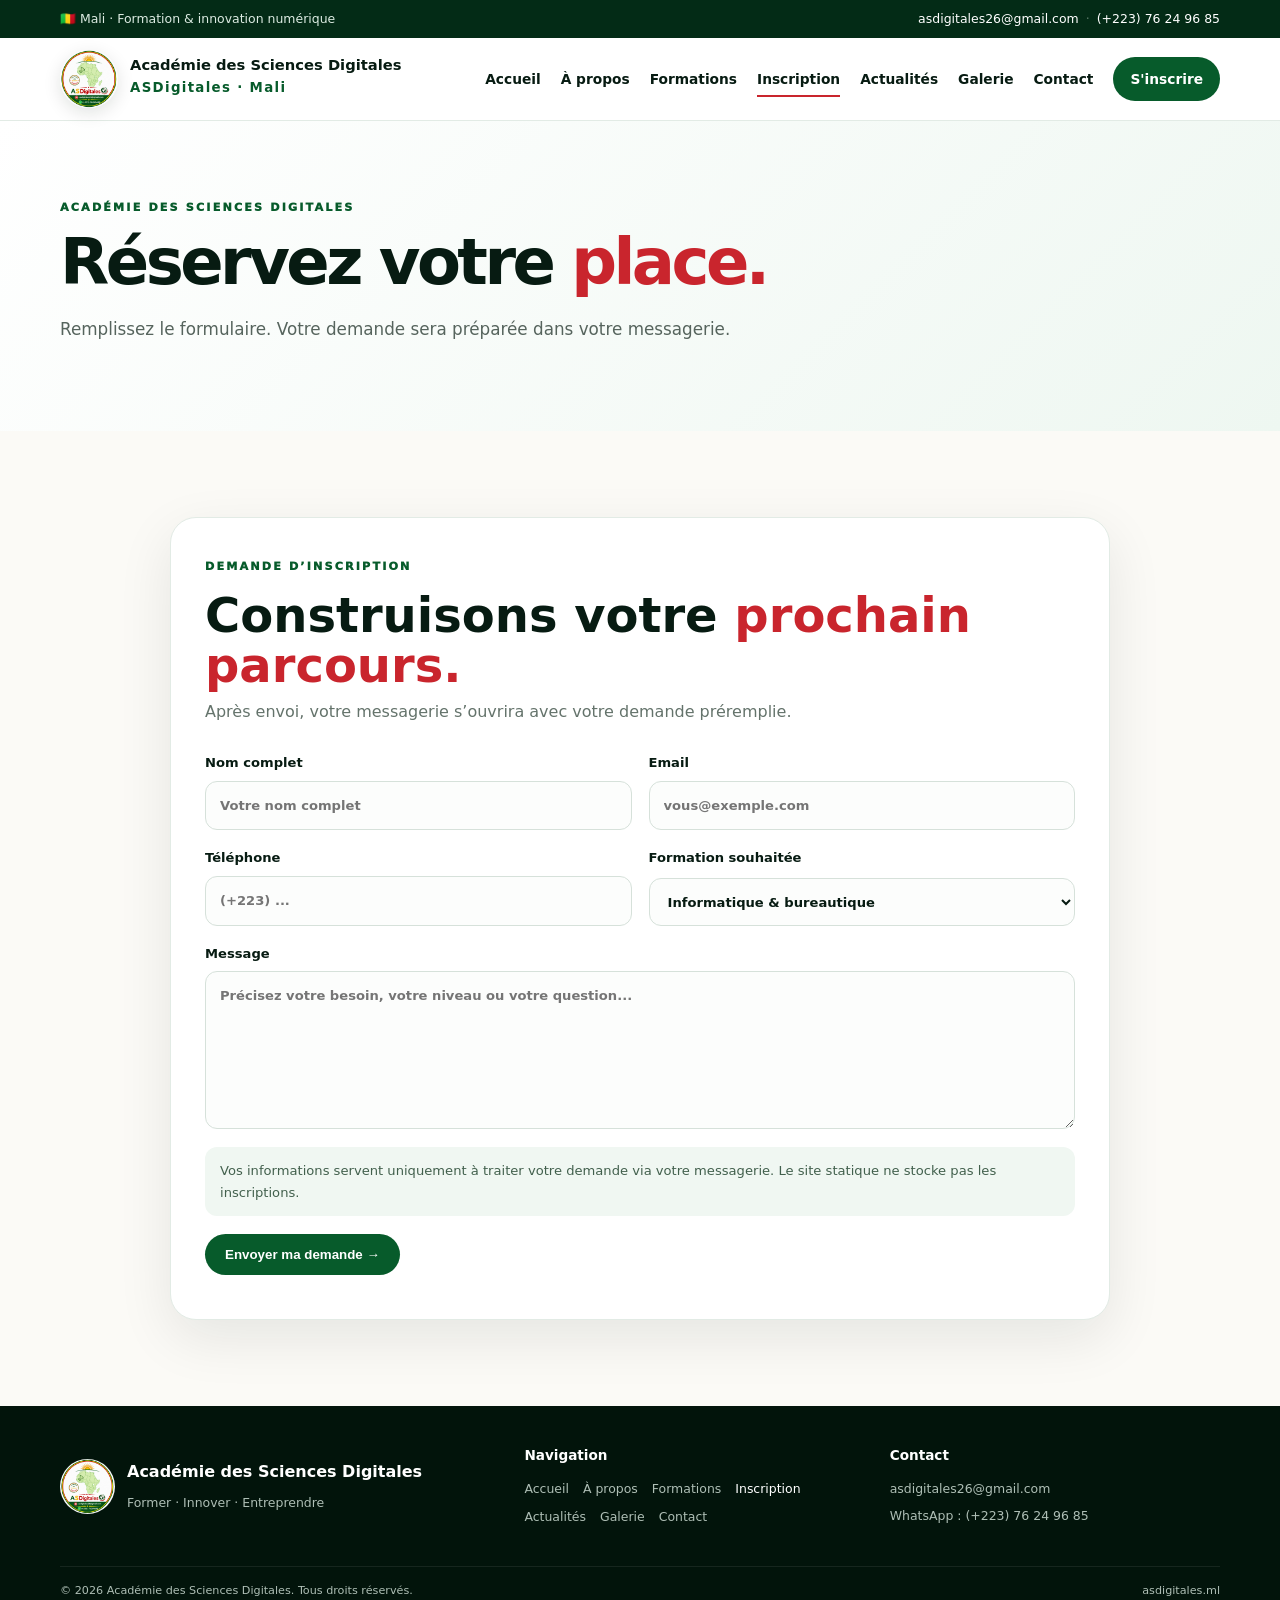
<file: inscription.html>
<!doctype html><html lang="fr"><head><meta charset="utf-8"><meta name="viewport" content="width=device-width,initial-scale=1"><meta name="description" content="Demandez votre inscription à une formation de l’Académie des Sciences Digitales."><meta name="robots" content="index,follow"><link rel="canonical" href="https://asdigitales.ml/inscription.html"><meta name="theme-color" content="#075b2b"><meta name="color-scheme" content="light"><title>Inscription | Académie des Sciences Digitales</title><link rel="icon" type="image/png" href="logo.png"><link rel="stylesheet" href="style.css"></head><body><div class="topbar"><div class="container topbar-inner"><span>🇲🇱 Mali · Formation & innovation numérique</span><div><a href="mailto:asdigitales26@gmail.com">asdigitales26@gmail.com</a><span class="sep">·</span><a href="https://wa.me/22376249685" target="_blank" rel="noopener noreferrer">(+223) 76 24 96 85</a></div></div></div>
<header class="site-header"><div class="container nav"><a class="brand" href="index.html" aria-label="Académie des Sciences Digitales - Accueil"><img src="logo.png" alt="Logo de l'Académie des Sciences Digitales"><span><strong>Académie des Sciences Digitales</strong><small>ASDigitales · Mali</small></span></a><button class="menu" type="button" aria-label="Ouvrir le menu" aria-expanded="false" aria-controls="site-menu">☰</button><nav id="site-menu" aria-label="Navigation principale"><a class="" href="index.html">Accueil</a><a class="" href="a-propos.html">À propos</a><a class="" href="formations.html">Formations</a><a class="active" href="inscription.html">Inscription</a><a class="" href="actualites.html">Actualités</a><a class="" href="galerie.html">Galerie</a><a class="" href="contact.html">Contact</a><a class="nav-cta" href="inscription.html">S'inscrire</a></nav></div></header><main><section class="page-hero"><div class="container"><span class="eyebrow">ACADÉMIE DES SCIENCES DIGITALES</span><h1>Réservez votre <span>place.</span></h1><p>Remplissez le formulaire. Votre demande sera préparée dans votre messagerie.</p></div></section><section class="section"><div class="container form-wrap"><div class="form-intro"><span class="eyebrow">DEMANDE D’INSCRIPTION</span><h2>Construisons votre <span>prochain parcours.</span></h2><p>Après envoi, votre messagerie s’ouvrira avec votre demande préremplie.</p></div><form data-contact-form novalidate><div class="form-grid"><label class="field">Nom complet<input required name="name" autocomplete="name" placeholder="Votre nom complet"></label><label class="field">Email<input required type="email" name="email" autocomplete="email" placeholder="vous@exemple.com"></label><label class="field">Téléphone<input name="phone" autocomplete="tel" placeholder="(+223) ..."></label><label class="field">Formation souhaitée<select name="formation"><option>Informatique & bureautique</option><option>Développement Web</option><option>Intelligence artificielle</option><option>Marketing digital</option><option>Design numérique</option><option>Entrepreneuriat digital</option></select></label><label class="field full">Message<textarea name="message" rows="6" placeholder="Précisez votre besoin, votre niveau ou votre question..."></textarea></label></div><div class="notice">Vos informations servent uniquement à traiter votre demande via votre messagerie. Le site statique ne stocke pas les inscriptions.</div><button class="btn primary" type="submit">Envoyer ma demande →</button><p class="success" role="status" aria-live="polite"></p></form></div></section></main><footer><div class="container footer-grid"><div class="footer-brand"><img src="logo.png" alt="Logo ASDigitales"><div><strong>Académie des Sciences Digitales</strong><p>Former · Innover · Entreprendre</p></div></div><div><h3>Navigation</h3><div class="footer-links"><a class="" href="index.html">Accueil</a><a class="" href="a-propos.html">À propos</a><a class="" href="formations.html">Formations</a><a class="active" href="inscription.html">Inscription</a><a class="" href="actualites.html">Actualités</a><a class="" href="galerie.html">Galerie</a><a class="" href="contact.html">Contact</a></div></div><div><h3>Contact</h3><p><a href="mailto:asdigitales26@gmail.com">asdigitales26@gmail.com</a></p><p><a href="https://wa.me/22376249685" target="_blank" rel="noopener noreferrer">WhatsApp : (+223) 76 24 96 85</a></p></div></div><div class="container footer-bottom"><span>© <span id="year"></span> Académie des Sciences Digitales. Tous droits réservés.</span><span>asdigitales.ml</span></div></footer><script src="script.js" defer></script></body></html>
</file>
<file: style.css>
:root{--green:#075b2b;--green2:#0a7a3c;--red:#c9252d;--yellow:#f1bd19;--ink:#071b12;--muted:#64736b;--cream:#fbfaf6;--white:#fff;--line:#e2ebe5;--shadow:0 18px 55px rgba(7,27,18,.09);--radius:22px}*{box-sizing:border-box;margin:0;padding:0}html{scroll-behavior:smooth}body{font-family:Inter,system-ui,-apple-system,"Segoe UI",Arial,sans-serif;color:var(--ink);background:var(--cream);line-height:1.65}a{text-decoration:none;color:inherit}.container{width:min(1160px,92%);margin:auto}.topbar{background:#032b16;color:#dcebe2;font-size:.78rem}.topbar-inner{min-height:38px;display:flex;justify-content:space-between;align-items:center;gap:16px}.topbar a{color:#fff}.sep{opacity:.4;margin:0 7px}.site-header{position:sticky;top:0;z-index:50;background:rgba(255,255,255,.96);backdrop-filter:blur(15px);border-bottom:1px solid var(--line)}.nav{min-height:82px;display:flex;align-items:center;justify-content:space-between;gap:22px}.brand{display:flex;align-items:center;gap:12px;min-width:260px}.brand img{width:58px;height:58px;object-fit:cover;border-radius:50%;box-shadow:0 5px 18px rgba(7,27,18,.12)}.brand strong{display:block;font-size:.92rem;line-height:1.15}.brand small{color:var(--green);font-weight:900;letter-spacing:.1em}.menu{display:none;border:0;background:transparent;color:var(--green);font-size:1.9rem;cursor:pointer}nav{display:flex;align-items:center;gap:20px;font-size:.86rem;font-weight:800}nav a{position:relative;padding:10px 0}nav a:not(.nav-cta)::after{content:"";position:absolute;left:0;bottom:3px;width:0;height:2px;background:var(--red);transition:.2s}nav a:hover::after,nav a.active::after{width:100%}.nav-cta{background:var(--green);color:#fff!important;padding:11px 17px;border-radius:999px}.hero-home{padding:62px 0 68px;background:linear-gradient(135deg,#fff,#eef7f1);overflow:hidden;position:relative}.hero-home:before{content:"";position:absolute;width:500px;height:500px;border-radius:50%;right:-260px;top:-250px;border:1px solid #d5e7da}.hero-grid{display:grid;grid-template-columns:1.03fr .97fr;gap:45px;align-items:center}.hero-copy{position:relative;z-index:2}.eyebrow{display:inline-block;color:var(--green);font-size:.7rem;letter-spacing:.19em;font-weight:950;margin-bottom:13px}.hero-copy h1,.page-hero h1{font-size:clamp(2.55rem,5vw,4.7rem);line-height:1.02;letter-spacing:-.055em}.hero-copy h1 span,.page-hero h1 span,.section-head h2 span,.split h2 span,.contact-section h2 span,.about-split h2 span,.form-intro h2 span{color:var(--red)}.hero-copy p,.page-hero p{max-width:720px;color:#56645d;font-size:1.05rem;margin:20px 0 26px}.hero-visual{position:relative}.hero-visual img{display:block;width:100%;border-radius:28px;box-shadow:var(--shadow);border:1px solid #dfe9e2}.actions{display:flex;gap:12px;flex-wrap:wrap}.btn{display:inline-flex;align-items:center;justify-content:center;gap:9px;padding:13px 20px;border-radius:999px;font-weight:900;border:0;cursor:pointer}.primary{background:var(--green);color:#fff}.outline{border:1px solid #cbd9d0;background:#fff;color:var(--green)}.white{background:#fff;color:var(--green)}.trust{display:flex;gap:14px;flex-wrap:wrap;margin-top:22px;color:#476156;font-size:.77rem;font-weight:800}.stats{background:var(--green);color:#fff}.stats-grid{display:grid;grid-template-columns:repeat(4,1fr)}.stats-grid>div{padding:23px 18px;border-right:1px solid rgba(255,255,255,.15);display:flex;flex-direction:column}.stats-grid>div:last-child{border:0}.stats-grid strong{font-size:1.6rem;line-height:1.1;color:#fff}.stats-grid span{font-size:.75rem;color:#c9dbd0;margin-top:5px}.section{padding:86px 0}.soft{background:#f2f7f3}.section-head{text-align:center;max-width:760px;margin:0 auto 45px}.section-head h2{font-size:clamp(2.15rem,4vw,3.4rem);line-height:1.08;letter-spacing:-.04em}.section-head p{color:var(--muted);margin-top:12px}.cards-3{display:grid;grid-template-columns:repeat(3,1fr);gap:20px}.card{background:#fff;border:1px solid var(--line);border-radius:var(--radius);padding:27px;box-shadow:0 8px 30px rgba(7,27,18,.05);transition:.22s}.card:hover{transform:translateY(-5px);box-shadow:var(--shadow)}.card.featured{border-top:4px solid var(--red)}.icon{width:49px;height:49px;border-radius:15px;background:#edf7f0;color:var(--green);display:grid;place-items:center;font-size:1.35rem;font-weight:950;margin-bottom:17px}.card h3{font-size:1.08rem;margin-bottom:7px}.card p{color:var(--muted);font-size:.9rem}.card a{display:inline-block;margin-top:17px;color:var(--green);font-weight:900;font-size:.84rem}.dark{background:var(--ink);color:#fff}.split{display:grid;grid-template-columns:1fr 1fr;gap:65px;align-items:center}.split p{color:#bdcbc2;margin-top:13px}.gold-text{color:var(--yellow)}.check{list-style:none;display:grid;gap:10px;margin-top:24px}.check li:before{content:"✓";color:var(--yellow);font-weight:950;margin-right:9px}.callout{background:#fff;color:var(--ink);border-radius:var(--radius);padding:32px;box-shadow:var(--shadow)}.callout h3{font-size:1.6rem;line-height:1.2;margin:8px 0}.callout p{color:var(--muted);margin-bottom:20px}.mini-label{font-size:.7rem;font-weight:950;letter-spacing:.18em;color:var(--green)}.cta-band{background:linear-gradient(100deg,var(--green),#0a7a3c);color:#fff;padding:45px 0}.cta-inner{display:flex;justify-content:space-between;align-items:center;gap:25px}.cta-inner h2{font-size:clamp(1.7rem,3vw,2.6rem);line-height:1.1}.eyebrow.light{color:#dbeae1}.page-hero{padding:72px 0 62px;background:linear-gradient(135deg,#fff,#eef7f1)}.page-hero h1{max-width:900px}.page-hero p{max-width:700px}.about-split h2{font-size:clamp(2.2rem,4vw,3.5rem);line-height:1.05}.about-split p{color:var(--muted);margin-top:15px}.principles{display:grid;gap:14px}.principles article{background:#fff;border:1px solid var(--line);padding:22px;border-radius:18px}.principles b{color:var(--red);font-size:.8rem}.principles h3{margin:4px 0}.principles p{margin:0}.values{display:grid;grid-template-columns:repeat(3,1fr);gap:18px}.values>div{background:#fff;border:1px solid var(--line);border-radius:18px;padding:24px}.values strong{font-size:1.1rem}.values p{color:var(--muted);margin-top:7px}.small-list{list-style:none;margin-top:17px;display:grid;gap:6px;color:#53655b;font-size:.82rem}.small-list li:before{content:"•";color:var(--red);font-weight:900;margin-right:8px}.form-wrap{max-width:940px;margin:auto;background:#fff;border:1px solid var(--line);border-radius:26px;padding:34px;box-shadow:var(--shadow)}.form-intro{margin-bottom:27px}.form-intro h2{font-size:clamp(2rem,4vw,3rem);line-height:1.05}.form-intro p{color:var(--muted);margin-top:8px}.form-grid{display:grid;grid-template-columns:1fr 1fr;gap:17px}.field{display:grid;gap:7px;font-size:.82rem;font-weight:850}.field.full{grid-column:1/-1}.field input,.field select,.field textarea{width:100%;padding:13px 14px;border:1px solid #d6e1da;border-radius:12px;outline:0;background:#fcfdfc;font:inherit;color:var(--ink)}.field input:focus,.field select:focus,.field textarea:focus{border-color:var(--green);box-shadow:0 0 0 3px rgba(7,91,43,.08)}.notice{padding:13px 15px;background:#f0f7f2;border-radius:12px;color:#42604d;font-size:.82rem;margin:18px 0}.success{color:var(--green);font-weight:850;margin-top:10px}.news-grid{display:grid;grid-template-columns:repeat(3,1fr);gap:20px}.news-card{background:#fff;border:1px solid var(--line);border-radius:20px;overflow:hidden;box-shadow:0 8px 30px rgba(7,27,18,.05)}.news-visual{height:185px;background:linear-gradient(135deg,var(--green),var(--green2));display:grid;place-items:center;color:#fff;font-size:3rem}.news-body{padding:24px}.tag{color:var(--red);font-size:.7rem;font-weight:950;letter-spacing:.12em}.news-body h3{margin:9px 0}.news-body p{color:var(--muted);font-size:.9rem}.empty-note{margin-top:25px;background:#f0f7f2;border-radius:15px;padding:16px;color:#456154;text-align:center}.gallery{display:grid;grid-template-columns:repeat(3,1fr);gap:18px}.gallery figure{position:relative;aspect-ratio:4/3;border-radius:20px;overflow:hidden;background:#fff;border:1px solid var(--line);box-shadow:0 8px 25px rgba(7,27,18,.05)}.gallery img{width:100%;height:100%;object-fit:cover}.gallery figcaption{position:absolute;left:12px;right:12px;bottom:12px;background:rgba(3,43,22,.88);color:#fff;padding:8px 11px;border-radius:999px;font-size:.74rem;font-weight:850}.gallery .placeholder{display:grid;place-items:center;background:linear-gradient(135deg,#e0f1e4,#fff2c4)}.gallery .placeholder span{font-size:3.4rem}.gallery-note{margin-top:18px;color:var(--muted);font-size:.85rem;text-align:center}.contact-section{background:#052a17;color:#fff;padding:86px 0}.contact-grid{display:grid;grid-template-columns:1fr 1fr;gap:55px}.contact-section h2{font-size:clamp(2.2rem,4vw,3.7rem);line-height:1.05}.contact-section> .container>div>p{color:#bdd0c4;margin-top:14px}.contact-links{display:grid;gap:12px;margin-top:25px}.contact-links a{background:rgba(255,255,255,.06);border:1px solid rgba(255,255,255,.13);padding:16px;border-radius:14px}.contact-links small{display:block;color:#a9c2b2}.contact-form{background:#fff;color:var(--ink);padding:30px;border-radius:22px}.contact-form .field{margin-bottom:14px}footer{background:#02140b;color:#aebeb5}.footer-grid{padding:38px 0;display:grid;grid-template-columns:1.3fr 1fr 1fr;gap:35px}.footer-brand{display:flex;align-items:center;gap:12px}.footer-brand img{width:55px;height:55px;border-radius:50%;object-fit:cover}.footer-brand strong{color:#fff}.footer-brand p{font-size:.8rem;margin-top:3px}.footer-grid h3{color:#fff;font-size:.85rem;margin-bottom:12px}.footer-grid p,.footer-links{font-size:.78rem;margin-top:7px}.footer-links{display:flex;flex-wrap:wrap;gap:8px 14px}.footer-links a.active{color:#fff}.footer-bottom{border-top:1px solid rgba(255,255,255,.08);padding:15px 0;display:flex;justify-content:space-between;gap:20px;font-size:.7rem}@media(max-width:980px){nav{gap:13px;font-size:.8rem}.hero-grid{grid-template-columns:1fr}.hero-visual{max-width:720px}.cards-3,.news-grid{grid-template-columns:repeat(2,1fr)}.contact-grid,.split{grid-template-columns:1fr}.values,.gallery{grid-template-columns:repeat(2,1fr)}}@media(max-width:760px){.topbar-inner{flex-direction:column;padding:7px 0}.nav{min-height:70px}.brand{min-width:0}.brand img{width:48px;height:48px}.brand strong{font-size:.76rem;max-width:205px}.menu{display:block}nav{display:none;position:absolute;left:4%;right:4%;top:70px;background:#fff;border:1px solid var(--line);border-radius:16px;padding:12px;box-shadow:var(--shadow);flex-direction:column;align-items:stretch;gap:0}nav.open{display:flex}nav a{padding:11px}.nav-cta{text-align:center;margin-top:7px}.hero-home{padding:52px 0}.section{padding:68px 0}.stats-grid{grid-template-columns:repeat(2,1fr)}.stats-grid>div:nth-child(2){border-right:0}.cards-3,.news-grid,.values,.gallery{grid-template-columns:1fr}.form-grid{grid-template-columns:1fr}.field.full{grid-column:auto}.cta-inner{flex-direction:column;align-items:flex-start}.footer-grid{grid-template-columns:1fr}.footer-bottom{flex-direction:column;align-items:flex-start}}@media(max-width:520px){.hero-copy h1,.page-hero h1{font-size:2.6rem}.hero-copy p{font-size:.98rem}.form-wrap{padding:22px}.hero-visual img{border-radius:18px}}
</file>
